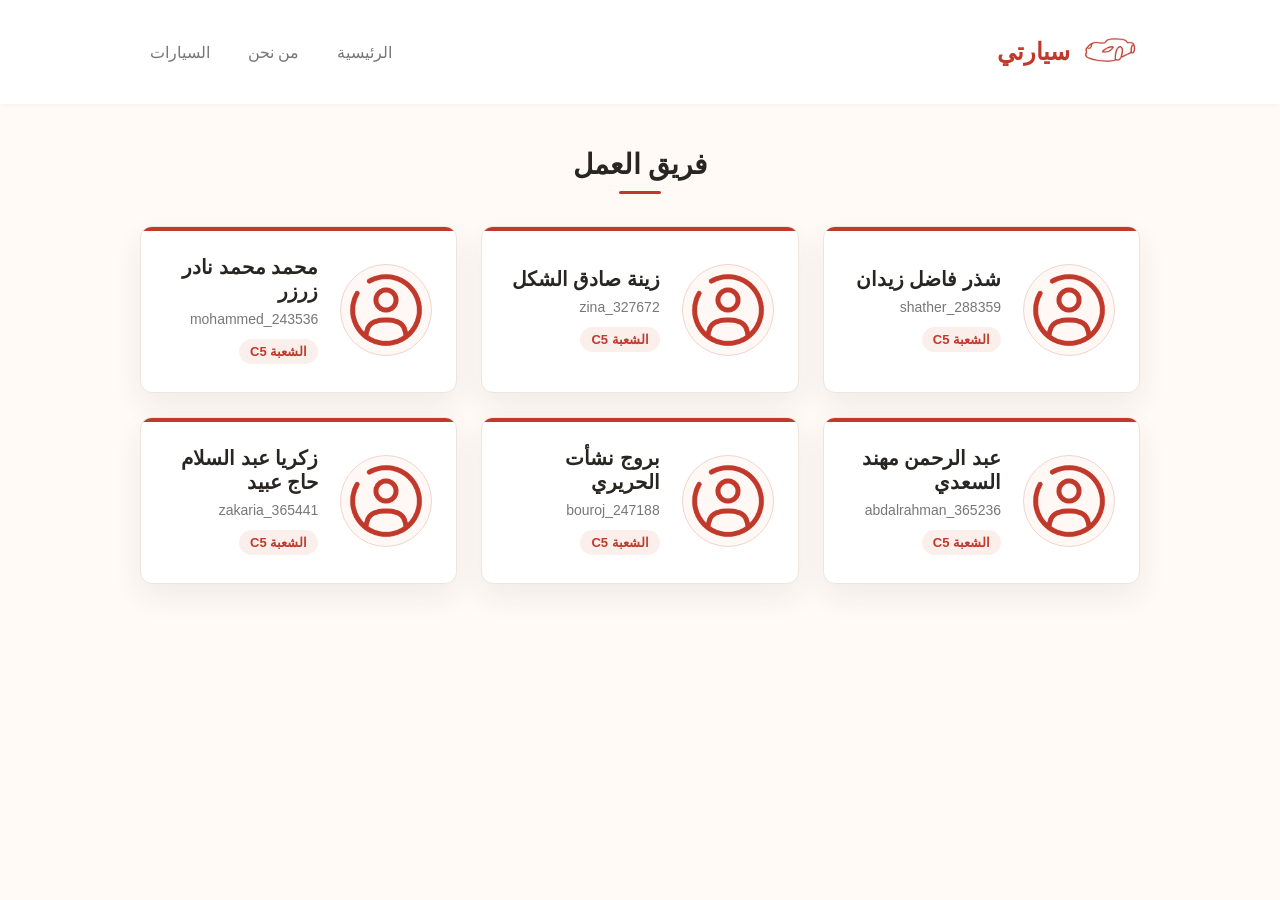
<file: index.html>
<!DOCTYPE html>
<html lang="en">

<head>
  <meta charset="UTF-8" />
  <meta name="viewport" content="width=device-width, initial-scale=1.0" />
  <link rel="stylesheet" href="style/style.css" />
  <title>My Car </title>
</head>

<body>
  <header>
    <div class="container">
      <div class="lo">
        <h2> سيارتي </h2>
        <div>
          <img src="pictures/logo.png" alt="">
        </div>
      </div>
      <nav>
        <ul>
          <li><a href="index.html">الرئيسية</a></li>
          <li><a href="about.html">  من نحن</a></li>
          <li><a href="cars.html"> السيارات </a></li>
        </ul>
      </nav>
    </div>
  </header>
  <div class="home">
    <div class="container">
      <h1 class="team-title">فريق العمل</h1>
      <div class="student-cards">
        <article class="student-card">
          <div class="img">
            <img src="pictures/student.png" alt="pic" />
          </div>
          <div class="name">
            <h2>شذر فاضل زيدان</h2>
            <p class="student-id" dir="ltr">shather_288359</p>
            <span class="student-group">الشعبة C5</span>
          </div>
        </article>
        <article class="student-card">
          <div class="img">
            <img src="pictures/student.png" alt="pic" />
          </div>
          <div class="name">
            <h2>زينة صادق الشكل</h2>
            <p class="student-id" dir="ltr">zina_327672</p>
            <span class="student-group">الشعبة C5</span>
          </div>
        </article>
        <article class="student-card">
          <div class="img">
            <img src="pictures/student.png" alt="pic" />
          </div>
          <div class="name">
            <h2>  محمد محمد نادر زرزر</h2>
            <p class="student-id" dir="ltr">mohammed_243536</p>
            <span class="student-group">الشعبة C5</span>
          </div>
        </article>
        <article class="student-card">
          <div class="img">
            <img src="pictures/student.png" alt="pic" />
          </div>
          <div class="name">
            <h2>عبد الرحمن مهند السعدي</h2>
            <p class="student-id" dir="ltr">abdalrahman_365236</p>
            <span class="student-group">الشعبة C5</span>
          </div>
        </article>
        <article class="student-card">
          <div class="img">
            <img src="pictures/student.png" alt="pic" />
          </div>
          <div class="name">
            <h2>  بروج نشأت الحريري</h2>
            <p class="student-id" dir="ltr">bouroj_247188</p>
            <span class="student-group">الشعبة C5</span>
          </div>
        </article>
        <article class="student-card">
          <div class="img">
            <img src="pictures/student.png" alt="pic" />
          </div>
          <div class="name">
            <h2>  زكريا عبد السلام حاج عبيد</h2>
            <p class="student-id" dir="ltr">zakaria_365441</p>
            <span class="student-group">الشعبة C5</span>
          </div>
        </article>
      </div>
      <!-- <div class="website">
        <h2>قم بحجز سيارتك الان</h2>
        <div>
          <button>
            <a href="" target="_blank">
              الذهاب الى الموقع</a>
          </button>
        </div>
      </div> -->
    </div>
  </div>
</body>

</html>
</file>
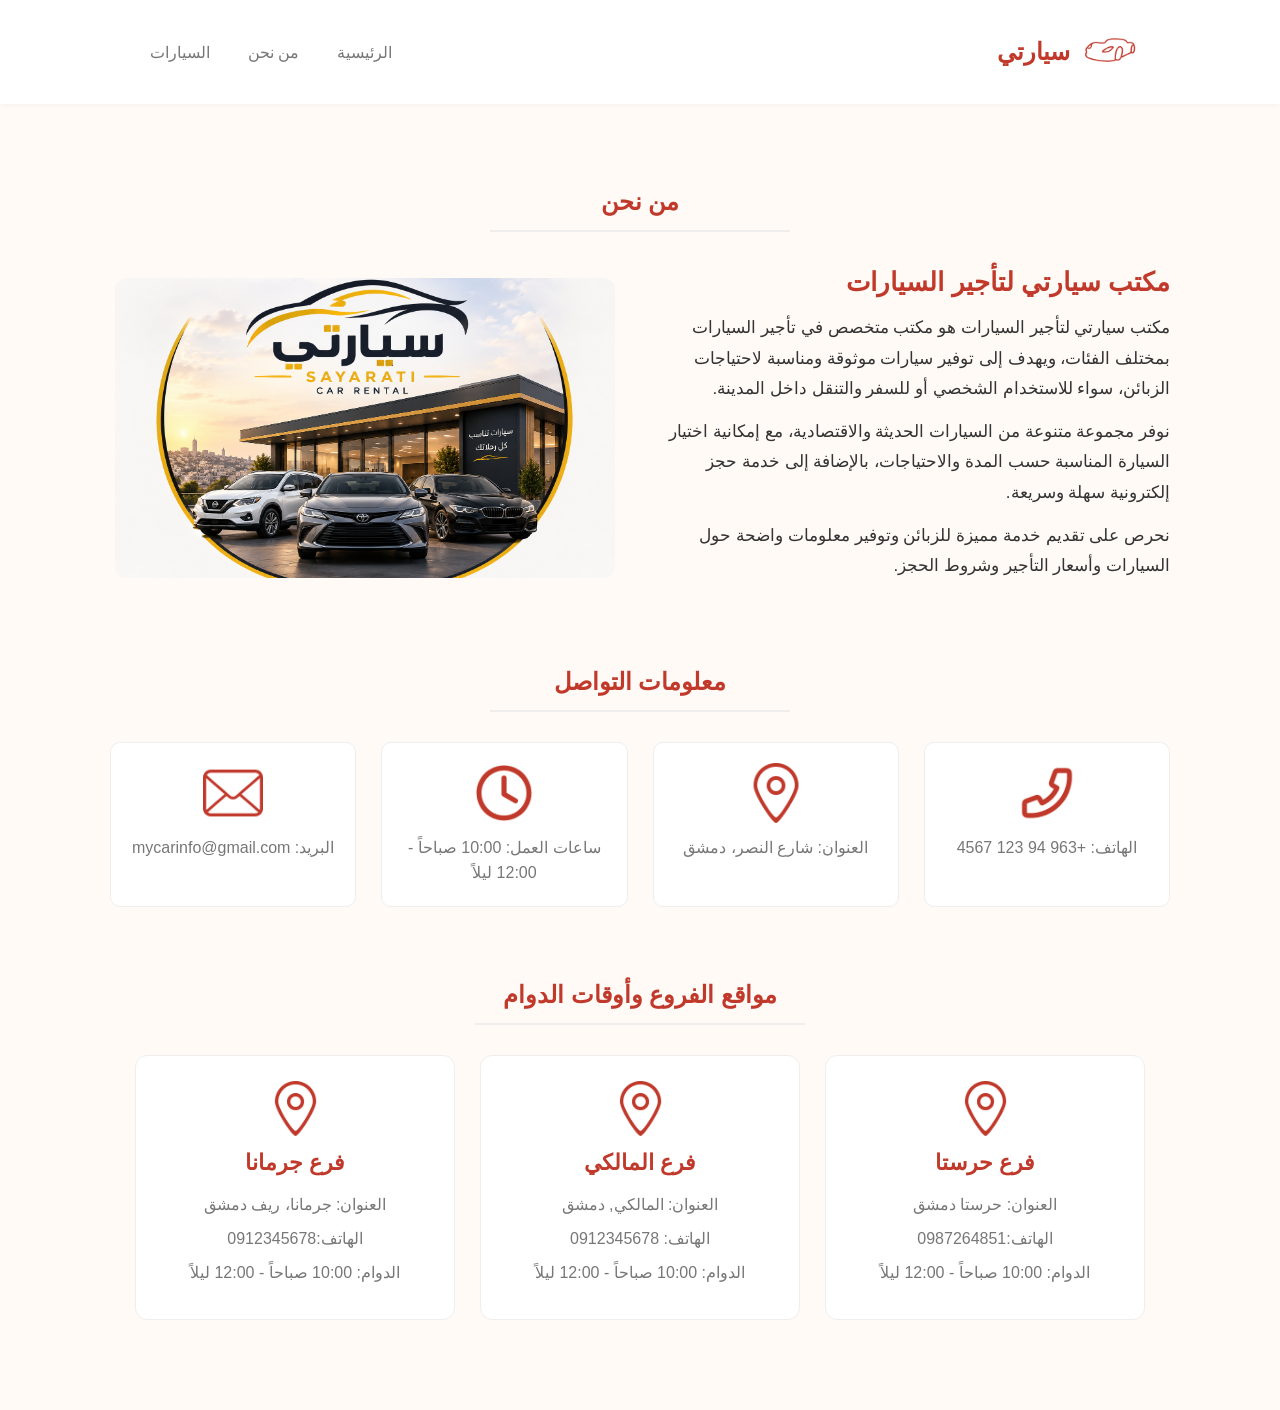
<file: about.html>
<!doctype html>
<html lang="en">
  <head>
    <meta charset="UTF-8" />
    <meta name="viewport" content="width=device-width, initial-scale=1.0" />
    <link rel="stylesheet" href="style/style.css" />
    <title>My Car</title>
  </head>

  <body>
    <header>
      <div class="container">
        <div class="lo">
          <h2>سيارتي</h2>
          <div>
            <img src="pictures/logo.png" alt="" />
          </div>
        </div>
        <nav>
          <ul>
            <li><a href="index.html">الرئيسية</a></li>
            <li><a href="about.html"> من نحن</a></li>
            <li><a href="cars.html"> السيارات </a></li>
          </ul>
        </nav>
      </div>
    </header>
    <div class="about container">
      <h2>من نحن</h2>

      <!-- معلومات عامة عن المكتب -->
      <div class="about-content">
        <div class="about-text">
          <h3>مكتب سيارتي لتأجير السيارات</h3>

          <p>
            مكتب سيارتي لتأجير السيارات هو مكتب متخصص في تأجير السيارات بمختلف
            الفئات، ويهدف إلى توفير سيارات موثوقة ومناسبة لاحتياجات الزبائن،
            سواء للاستخدام الشخصي أو للسفر والتنقل داخل المدينة.
          </p>

          <p>
            نوفر مجموعة متنوعة من السيارات الحديثة والاقتصادية، مع إمكانية
            اختيار السيارة المناسبة حسب المدة والاحتياجات، بالإضافة إلى خدمة حجز
            إلكترونية سهلة وسريعة.
          </p>

          <p>
            نحرص على تقديم خدمة مميزة للزبائن وتوفير معلومات واضحة حول السيارات
            وأسعار التأجير وشروط الحجز.
          </p>
        </div>

        <div class="about-image">
          <img
            src="pictures/SayaratI-Car-Rental-Showroom.png"
            alt="مكتب تأجير السيارات"
          />
        </div>
      </div>

      <div class="contact">
        <h2>معلومات التواصل</h2>

        <div class="contact-inf">
          <div class="inf">
            <img src="pictures/phone.png" alt="phone" />
            <p>الهاتف: +963 94 123 4567</p>
          </div>

          <div class="inf">
            <img src="pictures/location.png" alt="location" />
            <p>العنوان: شارع النصر، دمشق</p>
          </div>

          <div class="inf">
            <img src="pictures/hour.png" alt="hours" />
            <p>ساعات العمل: 10:00 صباحاً - 12:00 ليلاً</p>
          </div>

          <div class="inf">
            <img src="pictures/gmail.png" alt="email" />
            <p>البريد: mycarinfo@gmail.com</p>
          </div>
        </div>
      </div>

      <div class="branches">
        <h2>مواقع الفروع وأوقات الدوام</h2>

        <div class="branch-container">
          <div class="branch">
            <img src="pictures/location.png" alt="branch location" />

            <h3>فرع حرستا</h3>

            <p>العنوان:  حرستا دمشق</p>

            <p>الهاتف:0987264851 </p>

            <p>الدوام: 10:00 صباحاً - 12:00 ليلاً</p>
          </div>

          <div class="branch">
            <img src="pictures/location.png" alt="branch location" />

            <h3>فرع المالكي</h3>

            <p>العنوان: المالكي, دمشق</p>

            <p>الهاتف: 0912345678</p>

            <p>الدوام: 10:00 صباحاً - 12:00 ليلاً</p>
          </div>

          <div class="branch">
            <img src="pictures/location.png" alt="branch location" />

            <h3>فرع جرمانا</h3>

            <p>العنوان: جرمانا، ريف دمشق</p>

            <p>الهاتف:0912345678</p>

            <p>الدوام: 10:00 صباحاً - 12:00 ليلاً</p>
          </div>
        </div>
      </div>
    </div>
  </body>
</html>
</file>
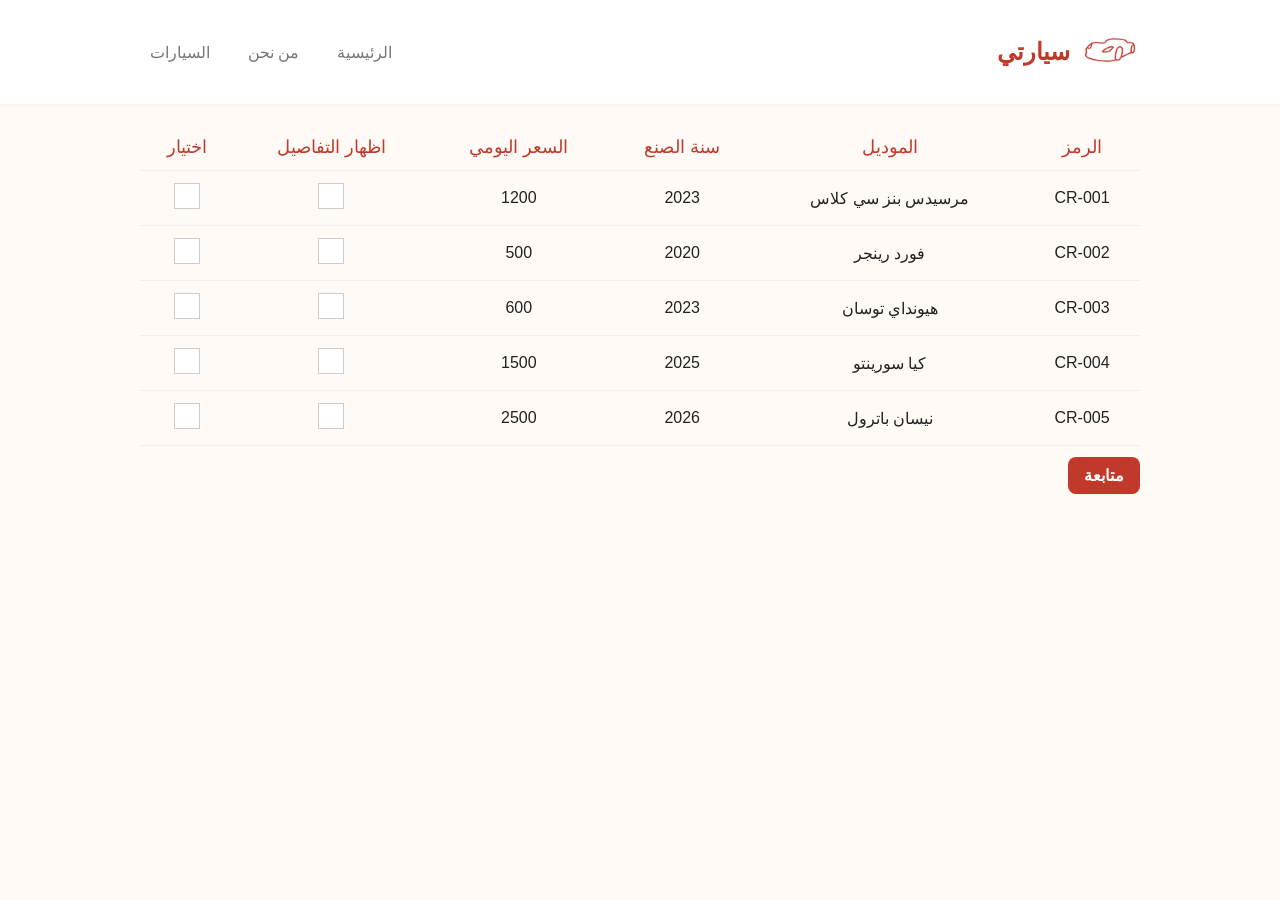
<file: cars.html>
<!DOCTYPE html>
<html lang="en">

<head>
  <meta charset="UTF-8" />
  <meta name="viewport" content="width=device-width, initial-scale=1.0" />
  <link rel="stylesheet" href="style/style.css" />
  <title>My Car </title>
</head>

<body>
  <header>
    <div class="container">
      <div class="lo">
        <h2> سيارتي </h2>
        <div>
          <img src="pictures/logo.png" alt="">
        </div>
      </div>
      <nav>
        <ul>
          <li><a href="index.html">الرئيسية</a></li>
          <li><a href="about.html">  من نحن</a></li>
          <li><a href="cars.html"> السيارات </a></li>
        </ul>
      </nav>
    </div>
  </header>
  <div class="over-layer">
    <div class="content">
      <h2>فاتورة التأجير</h2>
      <table class="buyer">
        <thead>
          <tr>
            <td>الصورة</td>
            <td>السيارة</td>
            <td>السعر اليومي</td>
            <td>عدد الأيام</td>
            <td>الإجمالي</td>
          </tr>
        </thead>
        <tbody id="carting-table"></tbody>
      </table>
      <div class="invoice-summary">
        <p>مدة التأجير: <strong><span id="rental-days">0</span> يوم</strong></p>
        <p>الإجمالي قبل الحسم: <strong id="subtotal">0</strong></p>
        <p><span id="discount-label">الحسم</span>: <strong id="discount-amount">0</strong></p>
        <p>الإجمالي المستحق: <strong id="finalTotal">0</strong></p>
      </div>
      <div class="foot">
        <button id="good" class="button-5">حسنا</button>
      </div>
    </div>
  </div>
  <div class="container">
    <table>
      <thead>
        <tr>
          <td>الرمز</td>
          <td>الموديل</td>
          <td>سنة الصنع </td>
          <td> السعر اليومي </td>
          <td>اظهار التفاصيل</td>
          <td>اختيار</td>
        </tr>
      </thead>
      <tbody>
        <tr>
          <td>CR-001</td>
          <td> مرسيدس بنز سي كلاس</td>
          <td>2023</td>
          <td> 1200</td>
          <td><span class="show-specs"></span></td>
          <td>
            <span class="rent" data-id="1" data-img="pictures/CR-001.jpg" data-car=" مرسيدس بنز سي كلاس"
              data-price="1200">
            </span>
          </td>
        </tr>
        <tr class="meal hide">
          <td colspan="6">
            <div class="car-details">
              <section class="specification-panel" aria-label="مواصفات السيارة">
                <h3 class="details-title">مواصفات السيارة</h3>
                <div class="specifications">
                  <div class="spec-item fuel-type">
                    <h4>نوع الوقود</h4>
                    <p>بنزين</p>
                  </div>
                  <div class="spec-item transmission">
                    <h4>ناقل الحركة</h4>
                    <p>أوتوماتيك 9 سرعات</p>
                  </div>
                  <div class="spec-item engine">
                    <h4>سعة المحرك</h4>
                    <p>1.5 لتر توربو</p>
                  </div>
                  <div class="spec-item seats">
                    <h4>عدد المقاعد</h4>
                    <p>5 مقاعد</p>
                  </div>
                  <div class="spec-item kilometer">
                    <h4>عداد الكيلومترات</h4>
                    <p dir="ltr">19,000 km</p>
                  </div>
                  <div class="spec-item car-color">
                    <h4>اللون</h4>
                    <p>كحلي</p>
                  </div>
                </div>
              </section>
              <figure class="car-photo">
                <img src="pictures/CR-001.jpg" alt="مرسيدس بنز سي كلاس موديل 2023" />
                <figcaption>مرسيدس بنز سي كلاس - 2023</figcaption>
              </figure>
            </div>
          </td>
        </tr>
        <tr>
          <td>CR-002</td>
          <td>   فورد رينجر  </td>
          <td>2020</td>
          <td> 500</td>
          <td><span class="show-specs"></span></td>
          <td>
            <span class="rent" data-id="2" data-img="pictures/CR-002.jpg" data-car=" فورد رينجر  2020"
              data-price="500">
            </span>
          </td>
        </tr>
        <tr class="meal hide">
          <td colspan="6">
            <div class="car-details">
              <section class="specification-panel" aria-label="مواصفات السيارة">
                <h3 class="details-title">مواصفات السيارة</h3>
                <div class="specifications">
                  <div class="spec-item fuel-type">
                    <h4>نوع الوقود</h4>
                    <p>ديزل</p>
                  </div>
                  <div class="spec-item transmission">
                    <h4>ناقل الحركة</h4>
                    <p>أوتوماتيك  </p>
                  </div>
                  <div class="spec-item engine">
                    <h4>سعة المحرك</h4>
                    <p>2.0 لتر توربو</p>
                  </div>
                  <div class="spec-item seats">
                    <h4>عدد المقاعد</h4>
                    <p>5 مقاعد</p>
                  </div>
                  <div class="spec-item kilometer">
                    <h4>عداد الكيلومترات</h4>
                    <p dir="ltr">92,000 km</p>
                  </div>
                  <div class="spec-item car-color">
                    <h4>اللون</h4>
                    <p>برتقالي </p>
                  </div>
                </div>
              </section>
              <figure class="car-photo">
                <img src="pictures/CR-002.jpg" alt="فورد رينجر 2020 " />
                <figcaption>فورد رينجر 2020 </figcaption>
              </figure>
            </div>
          </td>
        </tr>
        <tr>
          <td>CR-003</td>
          <td>   هيونداي توسان </td>
          <td>2023</td>
          <td> 600</td>
          <td><span class="show-specs"></span></td>
          <td>
            <span class="rent" data-id="3" data-img="pictures/CR-003.jpg" data-car=" هيونداي توسان 2023"
              data-price="600">
            </span>
          </td>
        </tr>
        <tr class="meal hide">
          <td colspan="6">
            <div class="car-details">
              <section class="specification-panel" aria-label="مواصفات السيارة">
                <h3 class="details-title">مواصفات السيارة</h3>
                <div class="specifications">
                  <div class="spec-item fuel-type">
                    <h4>نوع الوقود</h4>
                    <p>بنزين</p>
                  </div>
                  <div class="spec-item transmission">
                    <h4>ناقل الحركة</h4>
                    <p>أوتوماتيك  </p>
                  </div>
                  <div class="spec-item engine">
                    <h4>سعة المحرك</h4>
                    <p>2.0 لتر</p>
                  </div>
                  <div class="spec-item seats">
                    <h4>عدد المقاعد</h4>
                    <p>5 مقاعد</p>
                  </div>
                  <div class="spec-item kilometer">
                    <h4>عداد الكيلومترات</h4>
                    <p dir="ltr">28,000 km</p>
                  </div>
                  <div class="spec-item car-color">
                    <h4>اللون</h4>
                    <p>رمادي  </p>
                  </div>
                </div>
              </section>
              <figure class="car-photo">
                <img src="pictures/CR-003.jpg" alt="هيونداي توسان 2023 " />
                <figcaption>هيونداي توسان 2023   </figcaption>
              </figure>
            </div>
          </td>
        </tr>
        <tr>
          <td>CR-004</td>
          <td>    كيا سورينتو</td>
          <td>2025</td>
          <td> 1500</td>
          <td><span class="show-specs"></span></td>
          <td>
            <span class="rent" data-id="4" data-img="pictures/CR-004.jpg" data-car=" كيا سورينتو 2025"
              data-price="1500">
            </span>
          </td>
        </tr>
        <tr class="meal hide">
          <td colspan="6">
            <div class="car-details">
              <section class="specification-panel" aria-label="مواصفات السيارة">
                <h3 class="details-title">مواصفات السيارة</h3>
                <div class="specifications">
                  <div class="spec-item fuel-type">
                    <h4>نوع الوقود</h4>
                    <p>بنزين</p>
                  </div>
                  <div class="spec-item transmission">
                    <h4>ناقل الحركة</h4>
                    <p>أوتوماتيك  </p>
                  </div>
                  <div class="spec-item engine">
                    <h4>سعة المحرك</h4>
                    <p>2.5 لتر توربو</p>
                  </div>
                  <div class="spec-item seats">
                    <h4>عدد المقاعد</h4>
                    <p>7 مقاعد</p>
                  </div>
                  <div class="spec-item kilometer">
                    <h4>عداد الكيلومترات</h4>
                    <p dir="ltr">12,000 km</p>
                  </div>
                  <div class="spec-item car-color">
                    <h4>اللون</h4>
                    <p>ابيض  </p>
                  </div>
                </div>
              </section>
              <figure class="car-photo">
                <img src="pictures/CR-004.jpg" alt="كيا سورينتو 2025 " />
                <figcaption>كيا سورينتو 2025   </figcaption>
              </figure>
            </div>
          </td>
        </tr>
        <tr>
          <td>CR-005</td>
          <td>  نيسان باترول</td>
          <td>2026</td>
          <td> 2500</td>
          <td><span class="show-specs"></span></td>
          <td>
            <span class="rent" data-id="5" data-img="pictures/CR-005.jpg" data-car=" نيسان باترول 2026"
              data-price="2500">
            </span>
          </td>
        </tr>
        <tr class="meal hide">
          <td colspan="6">
            <div class="car-details">
              <section class="specification-panel" aria-label="مواصفات السيارة">
                <h3 class="details-title">مواصفات السيارة</h3>
                <div class="specifications">
                  <div class="spec-item fuel-type">
                    <h4>نوع الوقود</h4>
                    <p>بنزين</p>
                  </div>
                  <div class="spec-item transmission">
                    <h4>ناقل الحركة</h4>
                    <p>أوتوماتيك  </p>
                  </div>
                  <div class="spec-item engine">
                    <h4>سعة المحرك</h4>
                    <p>5.6 لتر</p>
                  </div>
                  <div class="spec-item seats">
                    <h4>عدد المقاعد</h4>
                    <p>7 مقاعد</p>
                  </div>
                  <div class="spec-item kilometer">
                    <h4>عداد الكيلومترات</h4>
                    <p dir="ltr">20,000 km</p>
                  </div>
                  <div class="spec-item car-color">
                    <h4>اللون</h4>
                    <p>اسود  </p>
                  </div>
                </div>
              </section>
              <figure class="car-photo">
                <img src="pictures/CR-005.jpg" alt="نيسان باترول 2026 " />
                <figcaption>نيسان باترول 2026   </figcaption>
              </figure>
            </div>
          </td>
        </tr>

      </tbody>
    </table>
  </div>
  <div class="btn-d">
    <div class="container">
      <a href="#userfullname" id="btn-5" class="button-5" role="button">متابعة</a>
    </div>
  </div>
  <div class="container form">
    <div id="register" class="myform hidden">
      <div class="form-heading">
        <div>
          <p>إتمام طلب الاستئجار</p>
          <h2>بيانات مقدم الطلب</h2>
        </div>
        <button type="button" id="closing-form" class="icon" aria-label="إغلاق النموذج">
          <img src="pictures/close.png" alt="" />
        </button>
      </div>
      <form novalidate>
        <div>
          <label for="userfullname">اسم مقدم الطلب</label>
          <input id="userfullname" type="text" name="name" placeholder="ادخل الاسم باللغة العربية" />
          <img class="error-image" src="pictures/error.png" alt="" />
        </div>
        <div>
          <label for="nationalNumber">الرقم الوطني</label>
          <input id="nationalNumber" type="text" name="national-number" inputmode="numeric" maxlength="11"
            dir="ltr" placeholder="11 خانة، تبدأ من 01 إلى 14" required />
          <img class="error-image" src="pictures/error.png" alt="" />
        </div>
        <div>
          <label for="startdate">تاريخ بداية التأجير</label>
          <input id="startdate" type="text" name="startdate" maxlength="10" dir="ltr"
            placeholder="يوم/شهر/سنة" required />
          <img class="error-image" src="pictures/error.png" alt="" />
        </div>
        <div>
          <label for="enddate">تاريخ نهاية التأجير</label>
          <input id="enddate" type="text" name="enddate" maxlength="10" dir="ltr"
            placeholder="يوم/شهر/سنة" required />
          <img class="error-image" src="pictures/error.png" alt="" />
        </div>
        <div>
          <label for="teleDataumber">رقم الهاتف</label>
          <input id="teleDataumber" type="tel" name="teleDataumber" inputmode="numeric" maxlength="10"
            dir="ltr" placeholder="09XXXXXXXX" />
          <img class="error-image" src="pictures/error.png" alt="" />
        </div>
        <div>
          <label for="user-email">البريد الإلكتروني</label>
          <input id="user-email" type="email" name="user-email" placeholder=" ادخل الايميل بشكل صحيح " />
          <img class="error-image" src="pictures/error.png" alt="" />
        </div>
        <div class="submiting">
          <button type="submit" id="submiting-form" class="button-5">
            تاكيد
          </button>
        </div>
      </form>
      <div id="form-errors" class="form-errors" role="alert" aria-live="polite" hidden>
        <p>يرجى مراجعة البيانات التالية:</p>
        <ul></ul>
      </div>
    </div>
  </div>
  <!-- jquery -->
  <script src="https://cdnjs.cloudflare.com/ajax/libs/jquery/3.7.1/jquery.min.js"
    integrity="sha512-v2CJ7UaYy4JwqLDIrZUI/4hqeoQieOmAZNXBeQyjo21dadnwR+8ZaIJVT8EE2iyI61OV8e6M8PP2/4hpQINQ/g=="
    crossorigin="anonymous" referrerpolicy="no-referrer"></script>
  <script src="myfunctions.js"></script>
</body>

</html>
</file>
<file: style/style.css>
:root {
  --main-color: #c0392b;
  --accent-color: #be5f55;
  --muted: #777;
}
* {
  padding: 0;
  margin: 0;
  box-sizing: border-box;
}

html,
body {
  height: 100%;
}

body {
  direction: rtl;
  font-family: "Segoe UI", Tahoma, Geneva, Verdana, sans-serif;
  color: #222;
  background: #fffaf6;
}

.container {
  padding-left: 50px;
  padding-right: 50px;
  max-width: 1100px;
  margin: 0 auto;
}

ul {
  list-style: none;
}

header {
  padding-top: 20px;
  padding-bottom: 20px;
  margin-bottom: 20px;
  box-shadow: 0 0 6px rgba(0, 0, 0, 0.06);
  background: #fff;
}

header .lo{
    display: flex;
    flex-direction: row-reverse;
    align-items: center;
    gap: 10px;
}

header .lo h2 {
  color: var(--main-color);
  margin: 0;
}

header .lo div img{
    max-width: 60px;
}

header .container {
  display: flex;
  justify-content: space-between;
  align-items: center;
}

header nav ul {
  display: flex;
  gap: 18px;
  align-items: center;
}

header nav ul a {
  text-decoration: none;
  color: var(--muted);
  transition: 0.25s;
  padding: 6px 10px;
  border-radius: 6px;
}
header nav ul a:hover {
  color: #fff;
  background: var(--main-color);
}

.home .team-title {
  position: relative;
  width: fit-content;
  margin: 44px auto 24px;
  color: #282522;
  font-size: 28px;
}

.home .team-title::after {
  content: "";
  display: block;
  width: 42px;
  height: 3px;
  margin: 10px auto 0;
  border-radius: 3px;
  background: var(--main-color);
}

.home .student-cards {
  display: grid;
  grid-template-columns: repeat(3, minmax(0, 1fr));
  gap: 24px;
  margin: 0 auto;
  padding: 8px 0 36px;
}

.home .student-card {
  position: relative;
  display: flex;
  align-items: center;
  gap: 22px;
  min-width: 0;
  padding: 28px 24px;
  overflow: hidden;
  border: 1px solid #eee5df;
  border-radius: 12px;
  background: #fff;
  box-shadow: 0 12px 30px rgba(62, 39, 31, 0.07);
  transition: transform 180ms ease, box-shadow 180ms ease;
}

.home .student-card::before {
  position: absolute;
  top: 0;
  right: 0;
  left: 0;
  height: 4px;
  background: var(--main-color);
  content: "";
}

.home .student-card:hover {
  transform: translateY(-4px);
  box-shadow: 0 18px 36px rgba(62, 39, 31, 0.12);
}

.home .student-card .img {
  flex: 0 0 92px;
  width: 92px;
  height: 92px;
  padding: 5px;
  border: 1px solid #efd5cf;
  border-radius: 50%;
  background: #fff8f5;
}

.home .student-card .img img {
  display: block;
  width: 100%;
  height: 100%;
  border-radius: 50%;
  object-fit: cover;
}

.home .student-card .name {
  min-width: 0;
  text-align: right;
}

.home .student-card .name h2 {
  margin-bottom: 8px;
  color: #282522;
  font-size: 20px;
}

.home .student-card .student-id {
  margin-bottom: 12px;
  color: var(--muted);
  font-size: 14px;
  overflow-wrap: anywhere;
}

.home .student-card .student-group {
  display: inline-block;
  padding: 5px 11px;
  border-radius: 20px;
  background: #fbefec;
  color: var(--main-color);
  font-size: 13px;
  font-weight: 700;
}

@media (max-width: 640px) {
  .home .team-title {
    margin-top: 32px;
  }

  .home .student-cards {
    grid-template-columns: minmax(0, 1fr);
    gap: 14px;
  }

  .home .student-card {
    gap: 18px;
    padding: 22px 18px;
  }
}

.website {
  padding-top: 24px;
  margin-bottom: 10px;
}

.website h2 {
    margin-bottom: 20px;
}

.website button {
  padding: 10px 18px;
  font-weight: 600;
  border: none;
  background-color: var(--main-color);
  border-radius: 8px;
}
.website button a {
  color: #fff;
  text-decoration: none;
}


 /* =========================
   About Us
========================= */

.about {
    padding: 50px 20px;
}


/* Main Page Title */

.about > h2 {
    width: 300px;
    padding: 14px;
    text-align: center;
    margin: 0 auto 35px auto;
    border-bottom: 2px solid #eee;
    color: var(--main-color);
}


/* =========================
   Office Information
========================= */

.about-content {
    display: flex;
    align-items: center;
    justify-content: space-between;
    gap: 40px;
    margin-bottom: 60px;
}


.about-text {
    flex: 1;
}


.about-text h3 {
    color: var(--main-color);
    font-size: 26px;
    margin-bottom: 15px;
}


.about-text p {
    font-size: 17px;
    color: #333;
    line-height: 1.8;
    margin-bottom: 12px;
}


.about-image {
    flex: 1;
    text-align: center;
}


.about-image img {
    width: 100%;
    max-width: 500px;
    height: 300px;
    object-fit: cover;
    border-radius: 12px;
}


/* =========================
   Contact Information
========================= */

.contact {
    margin-bottom: 60px;
}


.contact h2 {
    width: 300px;
    padding: 14px;
    text-align: center;
    margin: 0 auto 30px auto;
    border-bottom: 2px solid #eee;
    color: var(--main-color);
}


.contact .contact-inf {
    display: flex;
    justify-content: center;
    align-items: stretch;
    gap: 25px;
    flex-wrap: wrap;
}


.contact .inf {
    flex: 1 1 200px;
    max-width: 250px;
    text-align: center;
    padding: 20px;
    border: 1px solid #eee;
    border-radius: 10px;
    background: #fff;
}


.contact .inf img {
    width: 60px;
    height: 60px;
    object-fit: contain;
    display: block;
    margin: 0 auto 12px auto;
}


.contact .inf p {
    margin-top: 6px;
    color: var(--muted);
    line-height: 1.6;
}


/* =========================
   Branches
========================= */

.branches {
    margin-bottom: 40px;
}


.branches h2 {
    width: 330px;
    padding: 14px;
    text-align: center;
    margin: 0 auto 30px auto;
    border-bottom: 2px solid #eee;
    color: var(--main-color);
}


.branch-container {
    display: flex;
    justify-content: center;
    align-items: stretch;
    gap: 25px;
    flex-wrap: wrap;
}


.branch {
    flex: 1 1 250px;
    max-width: 320px;
    text-align: center;
    padding: 25px;
    border-radius: 12px;
    border: 1px solid #eee;
    background-color: #fff;
}


.branch img {
    width: 55px;
    height: 55px;
    object-fit: contain;
    margin-bottom: 10px;
}


.branch h3 {
    color: var(--main-color);
    margin-bottom: 15px;
    font-size: 22px;
}


.branch p {
    color: var(--muted);
    line-height: 1.7;
    margin: 7px 0;
}


/* =========================
   Responsive Design
========================= */

@media (max-width: 768px) {

    .about {
        padding: 30px 15px;
    }

    .about-content {
        flex-direction: column;
        text-align: center;
    }

    .about-image {
        width: 100%;
    }

    .about-image img {
        height: 230px;
    }

    .contact .inf,
    .branch {
        max-width: 100%;
        width: 100%;
    }

}

/* Overlay / modal */
.over-layer {
  position: fixed;
  top: 0;
  right: 0;
  width: 100vw;
  height: 100vh;
  display: flex;
  justify-content: center;
  align-items: center;
  background-color: rgba(0, 0, 0, 0.5);
  z-index: 200;
  transform: scale(0);
  transition: 0.25s;
}
.over-layer.show {
  transform: scale(1);
}
.over-layer .content {
  background: #fff;
  padding: 18px;
  border-radius: 10px;
  max-height: 80vh;
  overflow: auto;
  width: 90%;
  max-width: 820px;
}

table {
  width: 100%;
  border-collapse: collapse;
  margin-bottom: 20px;
}
table thead td {
  color: var(--main-color);
  font-size: 18px;
  padding: 10px;
  border-bottom: 2px solid #eee;
  text-align: center;
}
table tr td {
  padding: 12px;
  border-bottom: 1px solid #f0f0f0;
  text-align: center;
}

.show-specs,
.rent {
  display: inline-block;
  width: 26px;
  height: 26px;
  border: 1px solid #ccc;
  background: #fff;
  margin: 0 auto;
  cursor: pointer;
}
.rent.active,
.show-specs.active {
  background: var(--main-color);
}

table tr.hide {
  display: none;
}

table .meal td div {
  display: flex;
  justify-content: space-between;
}

table .meal td div.car-details {
  display: grid;
  grid-template-columns: minmax(0, 1.35fr) minmax(240px, 0.9fr);
  align-items: stretch;
  gap: 24px;
  text-align: right;
}

.car-details .specification-panel {
  min-width: 0;
  padding: 22px;
  border: 1px solid #eee5df;
  border-radius: 10px;
  background: #fff;
}

.car-details .details-title {
  margin-bottom: 16px;
  color: #282522;
  font-size: 18px;
}

.car-details .specifications {
  display: grid;
  grid-template-columns: repeat(2, minmax(0, 1fr));
  gap: 12px;
}

.car-details .specifications > div {
  display: block;
  min-width: 0;
  margin: 0;
  padding: 14px;
  border: 1px solid #f0e9e5;
  border-radius: 8px;
  background: #fffaf7;
}

.car-details .specifications h4 {
  margin-bottom: 7px;
  color: var(--muted);
  font-size: 13px;
  font-weight: 500;
}

.car-details .specifications p {
  margin: 0;
  color: #282522;
  font-size: 15px;
  font-weight: 700;
  overflow-wrap: anywhere;
}

.car-details .car-photo {
  display: flex;
  flex-direction: column;
  min-width: 0;
  margin: 0;
  overflow: hidden;
  border: 1px solid #eee5df;
  border-radius: 10px;
  background: #fff;
}

.car-details .car-photo img {
  display: block;
  width: 100%;
  min-height: 0;
  flex: 1;
  aspect-ratio: 4 / 3;
  object-fit: cover;
}

.car-details .car-photo figcaption {
  padding: 12px 16px;
  color: #282522;
  font-weight: 700;
}

@media (max-width: 720px) {
  table .meal td div.car-details {
    grid-template-columns: minmax(0, 1fr);
    gap: 16px;
  }

  .car-details .car-photo img {
    aspect-ratio: 16 / 9;
  }
}

@media (max-width: 420px) {
  .car-details .specifications {
    grid-template-columns: minmax(0, 1fr);
  }
}

table .meal td div .recipe ul {
  list-style: decimal;
}

.button-5 {
  background-color: var(--main-color);
  color: #fff;
  padding: 10px 16px;
  border-radius: 8px;
  border: none;
  cursor: pointer;
  font-weight: 600;
  text-decoration: none;
}
.button-5:hover {
  background-color: var(--accent-color);
}

.properties {
  display: flex;
  gap: 18px;
  flex-wrap: wrap;
  justify-content: center;
}
.properties p {
  flex-basis: 24%;
}
.images img {
  max-width: 100%;
  border-radius: 8px;
}

.myform.hidden {
  display: none;
}

.container.form{
  padding-bottom: 40px;
}

.myform {
  width: 100%;
  max-width: 820px;
  margin: 24px auto;
  padding: 28px;
  border: 1px solid #eee5df;
  border-top: 4px solid var(--main-color);
  border-radius: 10px;
  background: #fff;
  box-shadow: 0 14px 36px rgba(62, 39, 31, 0.08);
}

.myform .form-heading {
  display: flex;
  align-items: center;
  justify-content: space-between;
  gap: 20px;
  margin-bottom: 26px;
  padding-bottom: 18px;
  border-bottom: 1px solid #f0e9e5;
}

.myform .form-heading p {
  margin-bottom: 5px;
  color: var(--muted);
  font-size: 14px;
}

.myform .form-heading h2 {
  color: #282522;
  font-size: 24px;
}

.myform .icon {
  display: grid;
  place-items: center;
  flex: 0 0 40px;
  width: 40px;
  height: 40px;
  padding: 8px;
  border: 1px solid #eee5df;
  border-radius: 8px;
  background: #fff;
  cursor: pointer;
  transition: background-color 160ms ease, border-color 160ms ease;
}

.myform .icon:hover {
  border-color: #e8c5bd;
  background: #fff7f4;
}

.myform .icon img {
  display: block;
  width: 22px;
  height: 22px;
}

.myform form {
  display: grid;
  grid-template-columns: repeat(2, minmax(0, 1fr));
  gap: 20px 24px;
}

.myform form div {
  position: relative;
  min-width: 0;
}

.myform form label {
  display: block;
  margin-bottom: 8px;
  color: #37312e;
  font-size: 14px;
  font-weight: 700;
}

.myform form input {
  display: block;
  width: 100%;
  min-height: 46px;
  padding: 11px 13px;
  border: 1px solid #e6dfda;
  border-radius: 7px;
  background: #fffdfa;
  color: #282522;
  font: inherit;
  transition: border-color 160ms ease, box-shadow 160ms ease;
}

.myform form input::placeholder {
  color: #9b918b;
  font-size: 13px;
  text-align: right;
}

.myform form input:focus {
  border-color: var(--main-color);
  outline: none;
  box-shadow: 0 0 0 3px rgba(192, 57, 43, 0.12);
}

.error-image {
  width: 20px;
  height: 20px;
  position: absolute;
  bottom: 10px;
  left: 10px;
  transition: 0.3s;
  display: none;
}

.error-image.fail {
  display: block;
}

.myform form input.fail {
  border-color: #c62828;
  background: #fff8f7;
}

.myform form div.submiting {
  grid-column: 1 / -1;
  display: flex;
  justify-content: flex-start;
  margin-top: 4px;
}

.myform .submiting button {
  min-width: 150px;
  min-height: 46px;
}

.myform .form-errors {
  margin-top: 20px;
  padding: 15px 18px;
  border: 1px solid #efc5c1;
  border-right: 4px solid #c62828;
  border-radius: 7px;
  background: #fff8f7;
  color: #84221d;
}

.myform .form-errors[hidden] {
  display: none;
}

.myform .form-errors p {
  margin-bottom: 8px;
  font-weight: 700;
}

.myform .form-errors ul {
  padding-right: 20px;
  list-style: disc;
}

.myform .form-errors li + li {
  margin-top: 4px;
}

@media (max-width: 640px) {
  .myform {
    padding: 22px 18px;
  }

  .myform form {
    grid-template-columns: minmax(0, 1fr);
    gap: 17px;
  }

  .myform form div.submiting {
    grid-column: auto;
  }

  .myform .submiting button {
    width: 100%;
  }
}

#carting-table td img {
  max-width: 100px;
}
</file>
